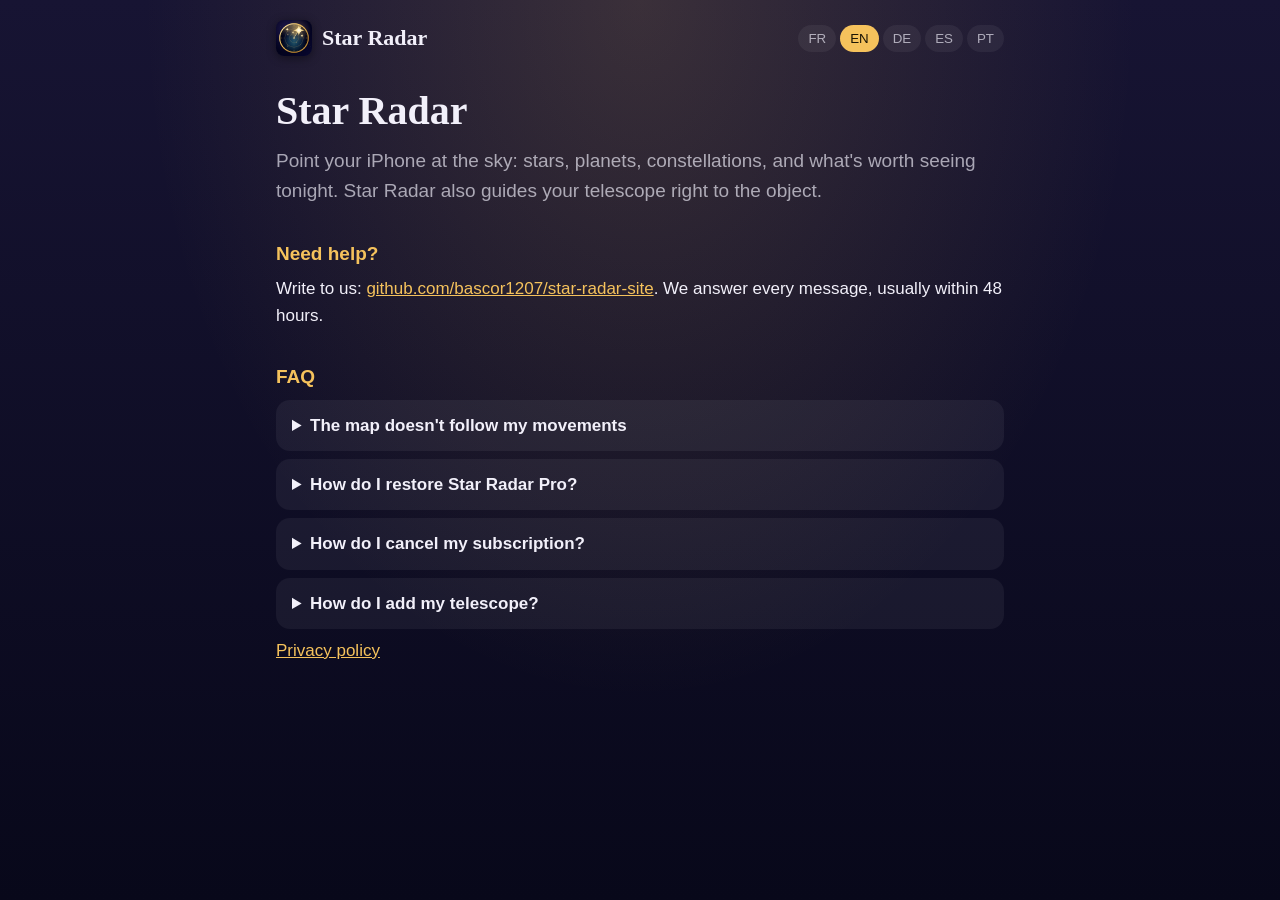
<file: index.html>
<!doctype html>
<html lang="fr">
<head>
<meta charset="utf-8">
<meta name="viewport" content="width=device-width, initial-scale=1">
<title>Star Radar · Assistance</title>
<meta name="description" content="Star Radar : la carte du ciel qui te dit quoi regarder ce soir, et guide ton télescope.">
<link rel="icon" type="image/png" href="favicon.png">
<link rel="apple-touch-icon" href="apple-touch-icon.png">
<meta property="og:title" content="Star Radar">
<meta property="og:description" content="La carte du ciel qui te dit quoi regarder ce soir, et guide ton télescope.">
<meta property="og:image" content="https://bascor1207.github.io/star-radar-site/icon-512.png">
<meta property="og:type" content="website">
<meta name="twitter:card" content="summary">
<link rel="stylesheet" href="style.css">
</head>
<body>
<header>
  <a class="brand" href="./"><img src="icon-512.png" alt="" width="36" height="36">Star Radar</a>
  <nav class="langs" aria-label="Langue">
    <button data-lang="fr">FR</button><button data-lang="en">EN</button><button data-lang="de">DE</button><button data-lang="es">ES</button><button data-lang="pt">PT</button>
  </nav>
</header>
<main>

<article lang="fr">
<h1>Star Radar</h1>
<p class="lead">Pointe ton iPhone vers le ciel : étoiles, planètes, constellations, et ce qui vaut le coup d'œil ce soir. Star Radar guide aussi ton télescope jusqu'à l'astre.</p>
<h2>Besoin d'aide ?</h2>
<p>Écris-nous : <a class="mail" href="#">contact</a>. On répond à chaque message, en général sous 48 h.</p>
<h2>Questions fréquentes</h2>
<details><summary>La carte ne suit pas mes mouvements</summary><p>Autorise la localisation, puis dessine un 8 avec ton iPhone pour calibrer la boussole. Éloigne-toi des objets métalliques. Tu peux aussi explorer au doigt (menu Affichage).</p></details>
<details><summary>Comment restaurer Star Radar Pro ?</summary><p>Réglages de l'app → Star Radar Pro → Restaurer mes achats, avec le même compte App Store.</p></details>
<details><summary>Comment résilier mon abonnement ?</summary><p>Réglages de l'iPhone → ton nom → Abonnements → Star Radar Pro. La résiliation prend effet à la fin de la période en cours.</p></details>
<details><summary>Comment ajouter mon télescope ?</summary><p>Plus → Mon matériel → Ajouter un instrument. Cherche ton modèle, ou recopie les chiffres écrits sur le tube (par exemple « 200/1200 »).</p></details>
<p><a href="privacy.html">Politique de confidentialité</a></p>
</article>

<article lang="en">
<h1>Star Radar</h1>
<p class="lead">Point your iPhone at the sky: stars, planets, constellations, and what's worth seeing tonight. Star Radar also guides your telescope right to the object.</p>
<h2>Need help?</h2>
<p>Write to us: <a class="mail" href="#">contact</a>. We answer every message, usually within 48 hours.</p>
<h2>FAQ</h2>
<details><summary>The map doesn't follow my movements</summary><p>Allow location access, then move your iPhone in a figure 8 to calibrate the compass. Stay away from metal objects. You can also explore with your finger (Display menu).</p></details>
<details><summary>How do I restore Star Radar Pro?</summary><p>App Settings → Star Radar Pro → Restore my purchases, with the same App Store account.</p></details>
<details><summary>How do I cancel my subscription?</summary><p>iPhone Settings → your name → Subscriptions → Star Radar Pro. Cancellation takes effect at the end of the current period.</p></details>
<details><summary>How do I add my telescope?</summary><p>More → My equipment → Add an instrument. Search for your model, or copy the numbers written on the tube (for example "200/1200").</p></details>
<p><a href="privacy.html">Privacy policy</a></p>
</article>

<article lang="de">
<h1>Star Radar</h1>
<p class="lead">Richte dein iPhone in den Himmel: Sterne, Planeten, Sternbilder und was sich heute Nacht lohnt. Star Radar führt auch dein Teleskop direkt zum Objekt.</p>
<h2>Brauchst du Hilfe?</h2>
<p>Schreib uns: <a class="mail" href="#">Kontakt</a>. Wir beantworten jede Nachricht, meist innerhalb von 48 Stunden.</p>
<h2>Häufige Fragen</h2>
<details><summary>Die Karte folgt meinen Bewegungen nicht</summary><p>Erlaube den Standortzugriff und bewege dein iPhone in Form einer 8, um den Kompass zu kalibrieren. Halte Abstand zu Metall. Du kannst auch mit dem Finger erkunden (Menü Anzeige).</p></details>
<details><summary>Wie stelle ich Star Radar Pro wieder her?</summary><p>App-Einstellungen → Star Radar Pro → Meine Käufe wiederherstellen, mit demselben App-Store-Konto.</p></details>
<details><summary>Wie kündige ich mein Abo?</summary><p>iPhone-Einstellungen → dein Name → Abonnements → Star Radar Pro. Die Kündigung gilt zum Ende des laufenden Zeitraums.</p></details>
<details><summary>Wie füge ich mein Teleskop hinzu?</summary><p>Mehr → Meine Ausrüstung → Instrument hinzufügen. Suche dein Modell oder schreib die Zahlen vom Tubus ab (zum Beispiel „200/1200“).</p></details>
<p><a href="privacy.html">Datenschutzerklärung</a></p>
</article>

<article lang="es">
<h1>Star Radar</h1>
<p class="lead">Apunta tu iPhone al cielo: estrellas, planetas, constelaciones y lo que merece la pena ver esta noche. Star Radar también guía tu telescopio hasta el astro.</p>
<h2>¿Necesitas ayuda?</h2>
<p>Escríbenos: <a class="mail" href="#">contacto</a>. Respondemos a cada mensaje, normalmente en menos de 48 horas.</p>
<h2>Preguntas frecuentes</h2>
<details><summary>El mapa no sigue mis movimientos</summary><p>Permite el acceso a la ubicación y mueve el iPhone dibujando un 8 para calibrar la brújula. Aléjate de objetos metálicos. También puedes explorar con el dedo (menú Visualización).</p></details>
<details><summary>¿Cómo restauro Star Radar Pro?</summary><p>Ajustes de la app → Star Radar Pro → Restaurar mis compras, con la misma cuenta del App Store.</p></details>
<details><summary>¿Cómo cancelo mi suscripción?</summary><p>Ajustes del iPhone → tu nombre → Suscripciones → Star Radar Pro. La cancelación se aplica al final del periodo actual.</p></details>
<details><summary>¿Cómo añado mi telescopio?</summary><p>Más → Mi equipo → Añadir un instrumento. Busca tu modelo o copia los números escritos en el tubo (por ejemplo «200/1200»).</p></details>
<p><a href="privacy.html">Política de privacidad</a></p>
</article>

<article lang="pt">
<h1>Star Radar</h1>
<p class="lead">Aponte seu iPhone para o céu: estrelas, planetas, constelações e o que vale a pena ver hoje à noite. O Star Radar também guia seu telescópio até o astro.</p>
<h2>Precisa de ajuda?</h2>
<p>Escreva para nós: <a class="mail" href="#">contato</a>. Respondemos a todas as mensagens, geralmente em até 48 horas.</p>
<h2>Perguntas frequentes</h2>
<details><summary>O mapa não acompanha meus movimentos</summary><p>Permita o acesso à localização e mova o iPhone fazendo um 8 para calibrar a bússola. Fique longe de objetos de metal. Você também pode explorar com o dedo (menu Exibição).</p></details>
<details><summary>Como restauro o Star Radar Pro?</summary><p>Ajustes do app → Star Radar Pro → Restaurar minhas compras, com a mesma conta da App Store.</p></details>
<details><summary>Como cancelo minha assinatura?</summary><p>Ajustes do iPhone → seu nome → Assinaturas → Star Radar Pro. O cancelamento vale no fim do período atual.</p></details>
<details><summary>Como adiciono meu telescópio?</summary><p>Mais → Meu equipamento → Adicionar um instrumento. Procure seu modelo ou copie os números escritos no tubo (por exemplo “200/1200”).</p></details>
<p><a href="privacy.html">Política de privacidade</a></p>
</article>

</main>
<script src="site.js"></script>
</body>
</html>
</file>
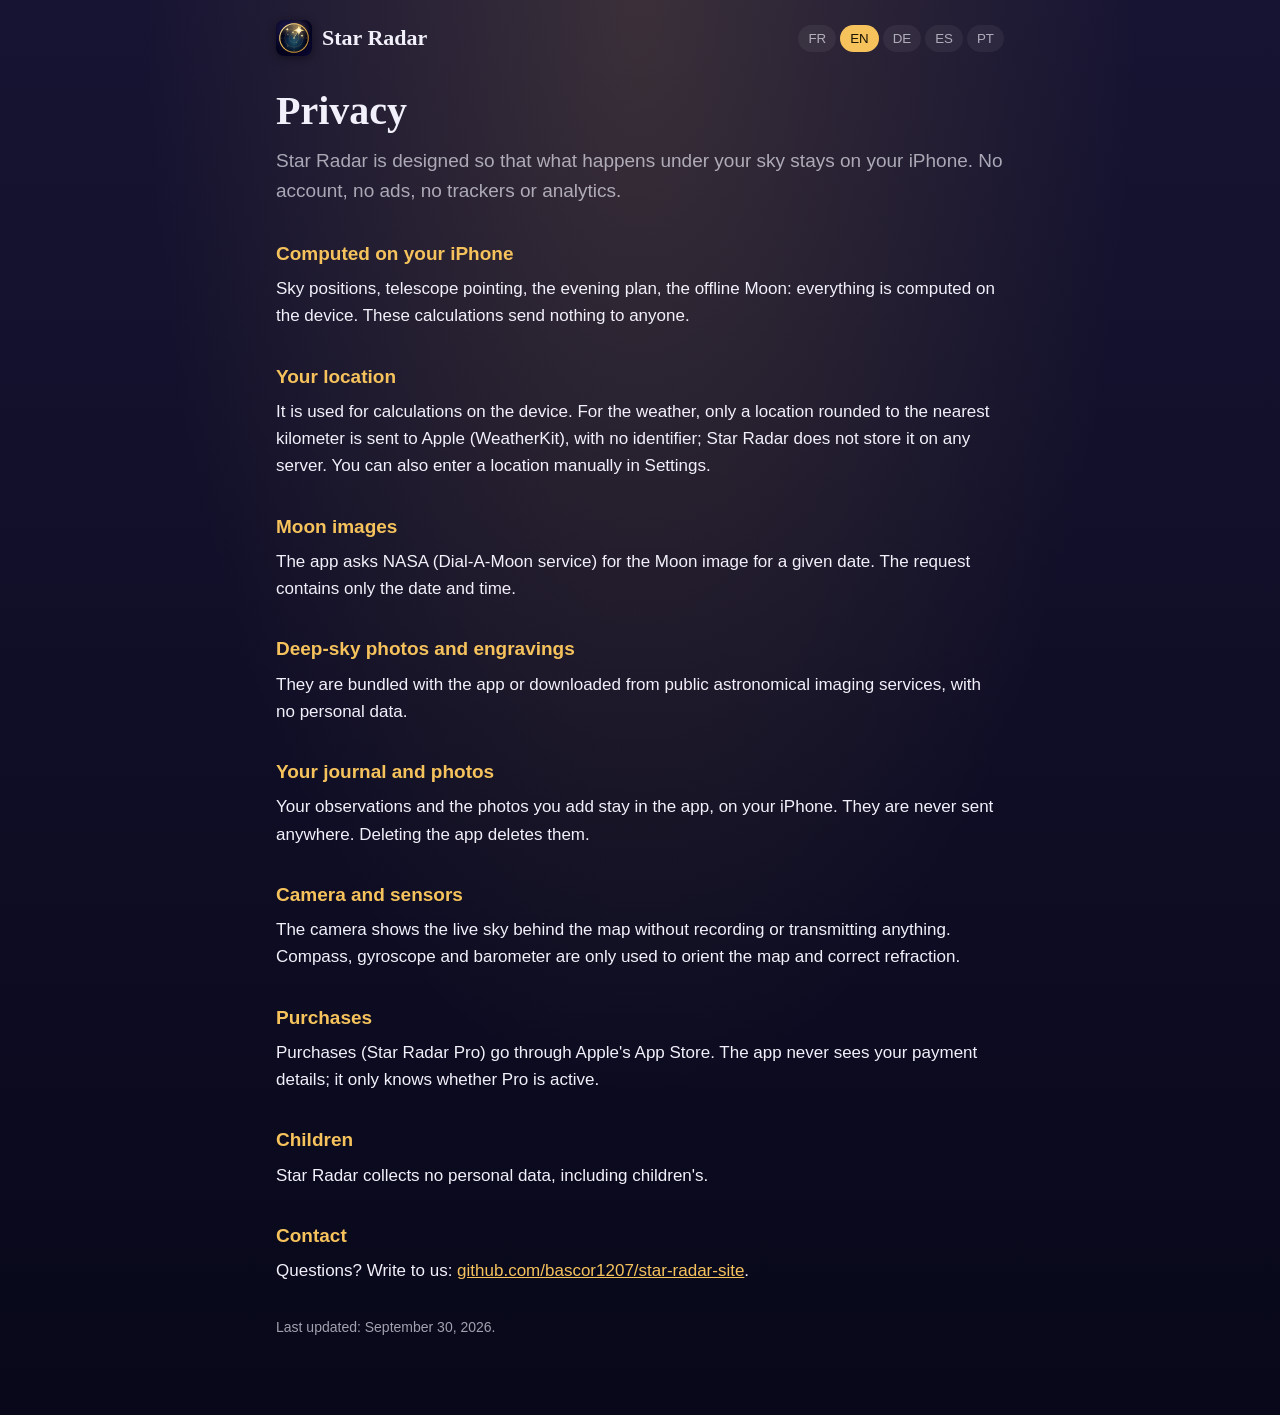
<file: privacy.html>
<!doctype html>
<html lang="fr">
<head>
<meta charset="utf-8">
<meta name="viewport" content="width=device-width, initial-scale=1">
<title>Star Radar · Confidentialité</title>
<meta name="description" content="Politique de confidentialité de l'app Star Radar : presque tout reste sur ton iPhone.">
<link rel="icon" type="image/png" href="favicon.png">
<link rel="apple-touch-icon" href="apple-touch-icon.png">
<meta property="og:title" content="Star Radar">
<meta property="og:description" content="La carte du ciel qui te dit quoi regarder ce soir, et guide ton télescope.">
<meta property="og:image" content="https://bascor1207.github.io/star-radar-site/icon-512.png">
<meta property="og:type" content="website">
<meta name="twitter:card" content="summary">
<link rel="stylesheet" href="style.css">
</head>
<body>
<header>
  <a class="brand" href="./"><img src="icon-512.png" alt="" width="36" height="36">Star Radar</a>
  <nav class="langs" aria-label="Langue">
    <button data-lang="fr">FR</button><button data-lang="en">EN</button><button data-lang="de">DE</button><button data-lang="es">ES</button><button data-lang="pt">PT</button>
  </nav>
</header>
<main>

<article lang="fr">
<h1>Confidentialité</h1>
<p class="lead">Star Radar est conçue pour que ce qui se passe sous ton ciel reste sur ton iPhone. Pas de compte, pas de publicité, aucun traceur ni outil de mesure d'audience.</p>
<h2>Ce qui est calculé sur ton iPhone</h2>
<p>Positions des astres, pointage du télescope, planning de la soirée, Lune hors ligne : tout est calculé sur l'appareil. Ces calculs n'envoient rien à personne.</p>
<h2>Ta position</h2>
<p>Elle sert aux calculs sur l'appareil. Pour la météo, seule une position arrondie au kilomètre est envoyée à Apple (WeatherKit), sans identifiant ; Star Radar ne la conserve sur aucun serveur. Tu peux aussi saisir une position à la main dans les réglages.</p>
<h2>Images de la Lune</h2>
<p>L'app demande à la NASA (service Dial-A-Moon) l'image de la Lune pour une date donnée. La requête ne contient que la date et l'heure.</p>
<h2>Photos du ciel profond et gravures</h2>
<p>Elles sont incluses dans l'app ou téléchargées depuis des services publics d'imagerie astronomique, sans aucune donnée personnelle.</p>
<h2>Ton journal et tes photos</h2>
<p>Tes observations et les photos que tu y ajoutes restent dans l'app, sur ton iPhone. Elles ne sont envoyées nulle part. Supprimer l'app les supprime.</p>
<h2>Caméra et capteurs</h2>
<p>La caméra affiche le vrai ciel derrière la carte, en direct, sans rien enregistrer ni transmettre. Boussole, gyroscope et baromètre servent uniquement à orienter la carte et à corriger la réfraction.</p>
<h2>Achats</h2>
<p>Les achats (Star Radar Pro) passent par l'App Store d'Apple. L'app ne voit jamais tes coordonnées de paiement ; elle sait seulement si Pro est actif.</p>
<h2>Enfants</h2>
<p>Star Radar ne collecte aucune donnée personnelle, y compris celles des enfants.</p>
<h2>Contact</h2>
<p>Une question ? Écris-nous : <a class="mail" href="#">contact</a>.</p>
<p class="small">Dernière mise à jour : 30 septembre 2026.</p>
</article>

<article lang="en">
<h1>Privacy</h1>
<p class="lead">Star Radar is designed so that what happens under your sky stays on your iPhone. No account, no ads, no trackers or analytics.</p>
<h2>Computed on your iPhone</h2>
<p>Sky positions, telescope pointing, the evening plan, the offline Moon: everything is computed on the device. These calculations send nothing to anyone.</p>
<h2>Your location</h2>
<p>It is used for calculations on the device. For the weather, only a location rounded to the nearest kilometer is sent to Apple (WeatherKit), with no identifier; Star Radar does not store it on any server. You can also enter a location manually in Settings.</p>
<h2>Moon images</h2>
<p>The app asks NASA (Dial-A-Moon service) for the Moon image for a given date. The request contains only the date and time.</p>
<h2>Deep-sky photos and engravings</h2>
<p>They are bundled with the app or downloaded from public astronomical imaging services, with no personal data.</p>
<h2>Your journal and photos</h2>
<p>Your observations and the photos you add stay in the app, on your iPhone. They are never sent anywhere. Deleting the app deletes them.</p>
<h2>Camera and sensors</h2>
<p>The camera shows the live sky behind the map without recording or transmitting anything. Compass, gyroscope and barometer are only used to orient the map and correct refraction.</p>
<h2>Purchases</h2>
<p>Purchases (Star Radar Pro) go through Apple's App Store. The app never sees your payment details; it only knows whether Pro is active.</p>
<h2>Children</h2>
<p>Star Radar collects no personal data, including children's.</p>
<h2>Contact</h2>
<p>Questions? Write to us: <a class="mail" href="#">contact</a>.</p>
<p class="small">Last updated: September 30, 2026.</p>
</article>

<article lang="de">
<h1>Datenschutz</h1>
<p class="lead">Star Radar ist so gebaut, dass das, was unter deinem Himmel passiert, auf deinem iPhone bleibt. Kein Konto, keine Werbung, keine Tracker oder Analysetools.</p>
<h2>Auf deinem iPhone berechnet</h2>
<p>Himmelspositionen, Teleskopausrichtung, Abendplanung, Offline-Mond: Alles wird auf dem Gerät berechnet. Dabei wird nichts an irgendjemanden gesendet.</p>
<h2>Dein Standort</h2>
<p>Er wird für Berechnungen auf dem Gerät verwendet. Für das Wetter wird nur ein auf einen Kilometer gerundeter Standort ohne Kennung an Apple (WeatherKit) gesendet; Star Radar speichert ihn auf keinem Server. Du kannst deinen Standort auch in den Einstellungen von Hand eingeben.</p>
<h2>Mondbilder</h2>
<p>Die App fragt bei der NASA (Dienst Dial-A-Moon) das Mondbild für ein Datum an. Die Anfrage enthält nur Datum und Uhrzeit.</p>
<h2>Deep-Sky-Fotos und Stiche</h2>
<p>Sie sind in der App enthalten oder werden von öffentlichen astronomischen Bilddiensten geladen, ohne personenbezogene Daten.</p>
<h2>Dein Tagebuch und deine Fotos</h2>
<p>Deine Beobachtungen und die Fotos, die du hinzufügst, bleiben in der App auf deinem iPhone. Sie werden nirgendwohin gesendet. Wenn du die App löschst, werden sie gelöscht.</p>
<h2>Kamera und Sensoren</h2>
<p>Die Kamera zeigt den echten Himmel live hinter der Karte, ohne etwas aufzuzeichnen oder zu übertragen. Kompass, Gyroskop und Barometer dienen nur dazu, die Karte auszurichten und die Refraktion zu korrigieren.</p>
<h2>Käufe</h2>
<p>Käufe (Star Radar Pro) laufen über den App Store von Apple. Die App sieht nie deine Zahlungsdaten; sie weiß nur, ob Pro aktiv ist.</p>
<h2>Kinder</h2>
<p>Star Radar erhebt keine personenbezogenen Daten, auch nicht von Kindern.</p>
<h2>Kontakt</h2>
<p>Fragen? Schreib uns: <a class="mail" href="#">Kontakt</a>.</p>
<p class="small">Letzte Aktualisierung: 30. September 2026.</p>
</article>

<article lang="es">
<h1>Privacidad</h1>
<p class="lead">Star Radar está pensada para que lo que pasa bajo tu cielo se quede en tu iPhone. Sin cuenta, sin publicidad, sin rastreadores ni herramientas de analítica.</p>
<h2>Calculado en tu iPhone</h2>
<p>Posiciones de los astros, apuntado del telescopio, plan de la noche, Luna sin conexión: todo se calcula en el dispositivo. Estos cálculos no envían nada a nadie.</p>
<h2>Tu ubicación</h2>
<p>Se usa para los cálculos en el dispositivo. Para el tiempo, solo se envía a Apple (WeatherKit) una ubicación redondeada al kilómetro, sin identificador; Star Radar no la guarda en ningún servidor. También puedes introducir una ubicación a mano en los ajustes.</p>
<h2>Imágenes de la Luna</h2>
<p>La app pide a la NASA (servicio Dial-A-Moon) la imagen de la Luna para una fecha. La solicitud solo contiene la fecha y la hora.</p>
<h2>Fotos de cielo profundo y grabados</h2>
<p>Se incluyen en la app o se descargan de servicios públicos de imágenes astronómicas, sin ningún dato personal.</p>
<h2>Tu diario y tus fotos</h2>
<p>Tus observaciones y las fotos que añades se quedan en la app, en tu iPhone. No se envían a ninguna parte. Si borras la app, se borran.</p>
<h2>Cámara y sensores</h2>
<p>La cámara muestra el cielo real en directo detrás del mapa, sin grabar ni transmitir nada. Brújula, giroscopio y barómetro solo sirven para orientar el mapa y corregir la refracción.</p>
<h2>Compras</h2>
<p>Las compras (Star Radar Pro) pasan por el App Store de Apple. La app nunca ve tus datos de pago; solo sabe si Pro está activo.</p>
<h2>Menores</h2>
<p>Star Radar no recoge ningún dato personal, tampoco de menores.</p>
<h2>Contacto</h2>
<p>¿Alguna pregunta? Escríbenos: <a class="mail" href="#">contacto</a>.</p>
<p class="small">Última actualización: 30 de septiembre de 2026.</p>
</article>

<article lang="pt">
<h1>Privacidade</h1>
<p class="lead">O Star Radar foi feito para que o que acontece sob o seu céu fique no seu iPhone. Sem conta, sem anúncios, sem rastreadores nem ferramentas de análise.</p>
<h2>Calculado no seu iPhone</h2>
<p>Posições dos astros, apontamento do telescópio, plano da noite, Lua offline: tudo é calculado no aparelho. Esses cálculos não enviam nada para ninguém.</p>
<h2>Sua localização</h2>
<p>Ela é usada nos cálculos no aparelho. Para o tempo, só uma localização arredondada ao quilômetro é enviada à Apple (WeatherKit), sem identificador; o Star Radar não a guarda em nenhum servidor. Você também pode digitar uma localização manualmente nos ajustes.</p>
<h2>Imagens da Lua</h2>
<p>O app pede à NASA (serviço Dial-A-Moon) a imagem da Lua para uma data. A solicitação contém só a data e a hora.</p>
<h2>Fotos de céu profundo e gravuras</h2>
<p>Elas vêm incluídas no app ou são baixadas de serviços públicos de imagens astronômicas, sem nenhum dado pessoal.</p>
<h2>Seu diário e suas fotos</h2>
<p>Suas observações e as fotos que você adiciona ficam no app, no seu iPhone. Não são enviadas para lugar nenhum. Apagar o app apaga tudo.</p>
<h2>Câmera e sensores</h2>
<p>A câmera mostra o céu real ao vivo atrás do mapa, sem gravar nem transmitir nada. Bússola, giroscópio e barômetro servem só para orientar o mapa e corrigir a refração.</p>
<h2>Compras</h2>
<p>As compras (Star Radar Pro) passam pela App Store da Apple. O app nunca vê seus dados de pagamento; só sabe se o Pro está ativo.</p>
<h2>Crianças</h2>
<p>O Star Radar não coleta nenhum dado pessoal, inclusive de crianças.</p>
<h2>Contato</h2>
<p>Alguma dúvida? Escreva para nós: <a class="mail" href="#">contato</a>.</p>
<p class="small">Última atualização: 30 de setembro de 2026.</p>
</article>

</main>
<script src="site.js"></script>
</body>
</html>
</file>
<file: style.css>
:root {
  --bg-top: #171433;
  --bg-bottom: #08081a;
  --ink: #f2f0fa;
  --muted: rgba(242, 240, 250, 0.66);
  --gold: #f5c25c;
  --surface: rgba(255, 255, 255, 0.055);
}
* { box-sizing: border-box; }
html { background: var(--bg-bottom); }
body {
  margin: 0;
  min-height: 100vh;
  background: radial-gradient(ellipse at top, rgba(245, 194, 92, 0.16), transparent 55%),
              linear-gradient(var(--bg-top), var(--bg-bottom));
  color: var(--ink);
  font: 17px/1.6 -apple-system, BlinkMacSystemFont, "Segoe UI", Roboto, sans-serif;
}
header {
  display: flex; flex-wrap: wrap; align-items: center; justify-content: space-between; gap: 12px;
  max-width: 760px; margin: 0 auto; padding: 20px 16px;
}
.brand { display: inline-flex; align-items: center; gap: 10px; white-space: nowrap; color: var(--ink); text-decoration: none; font: 600 22px/1 "New York", Georgia, serif; }
.langs { display: flex; flex-wrap: wrap; gap: 4px; }
.langs button {
  background: var(--surface); color: var(--muted); border: 0; border-radius: 999px;
  padding: 6px 10px; font: 600 13px/1 inherit; cursor: pointer;
}
.langs button.active { background: var(--gold); color: #1a1405; }
main { max-width: 760px; margin: 0 auto; padding: 0 16px 64px; }
article { display: none; }
article.active { display: block; }
h1 { overflow-wrap: anywhere; font: 600 clamp(30px, 9vw, 40px)/1.15 "New York", Georgia, serif; margin: 12px 0 12px; }
h2 { font-size: 19px; margin: 32px 0 6px; color: var(--gold); }
.lead { font-size: 19px; color: var(--muted); }
p { margin: 0 0 12px; }
a { color: var(--gold); }
details { background: var(--surface); border-radius: 14px; padding: 12px 16px; margin: 8px 0; }
summary { cursor: pointer; font-weight: 600; }
details p { color: var(--muted); margin: 10px 0 0; }
.small { font-size: 14px; color: var(--muted); margin-top: 32px; }
.brand img { border-radius: 22.37%; box-shadow: 0 2px 10px rgba(0, 0, 0, 0.45); }
</file>
